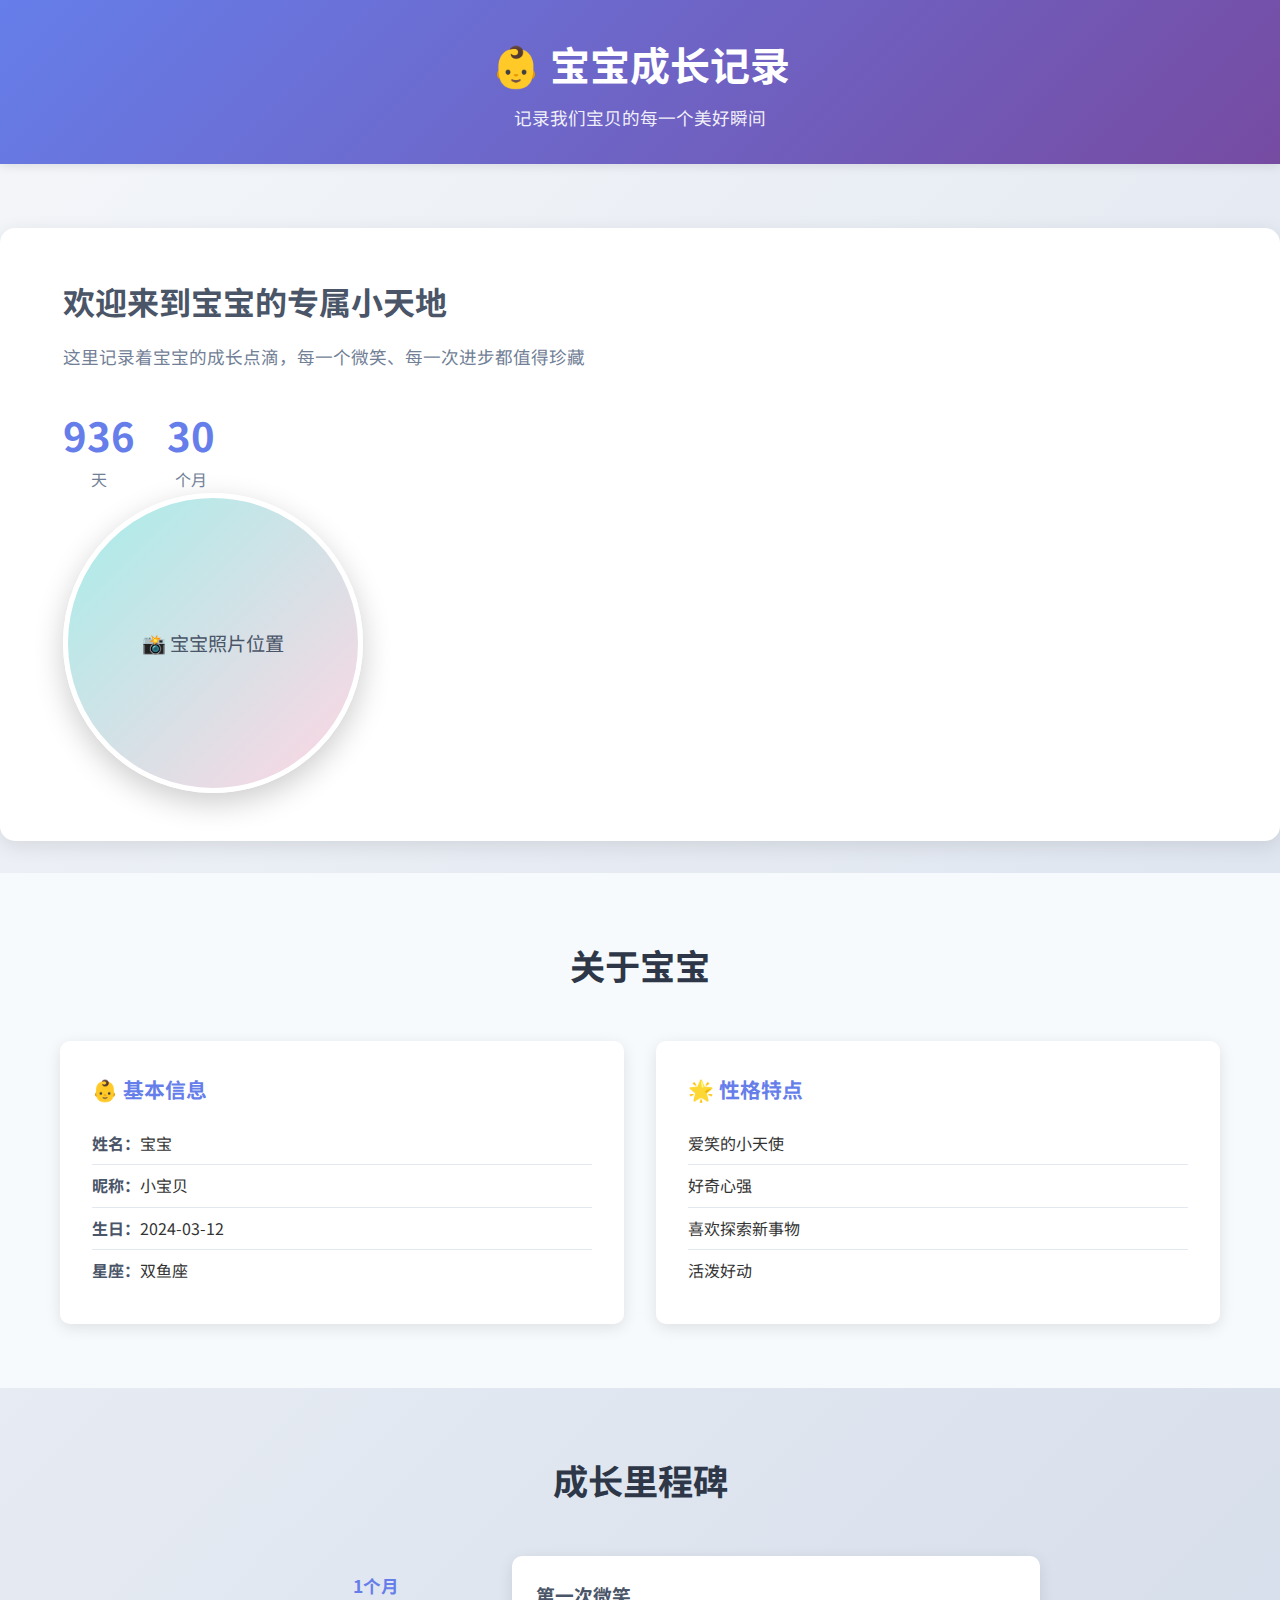
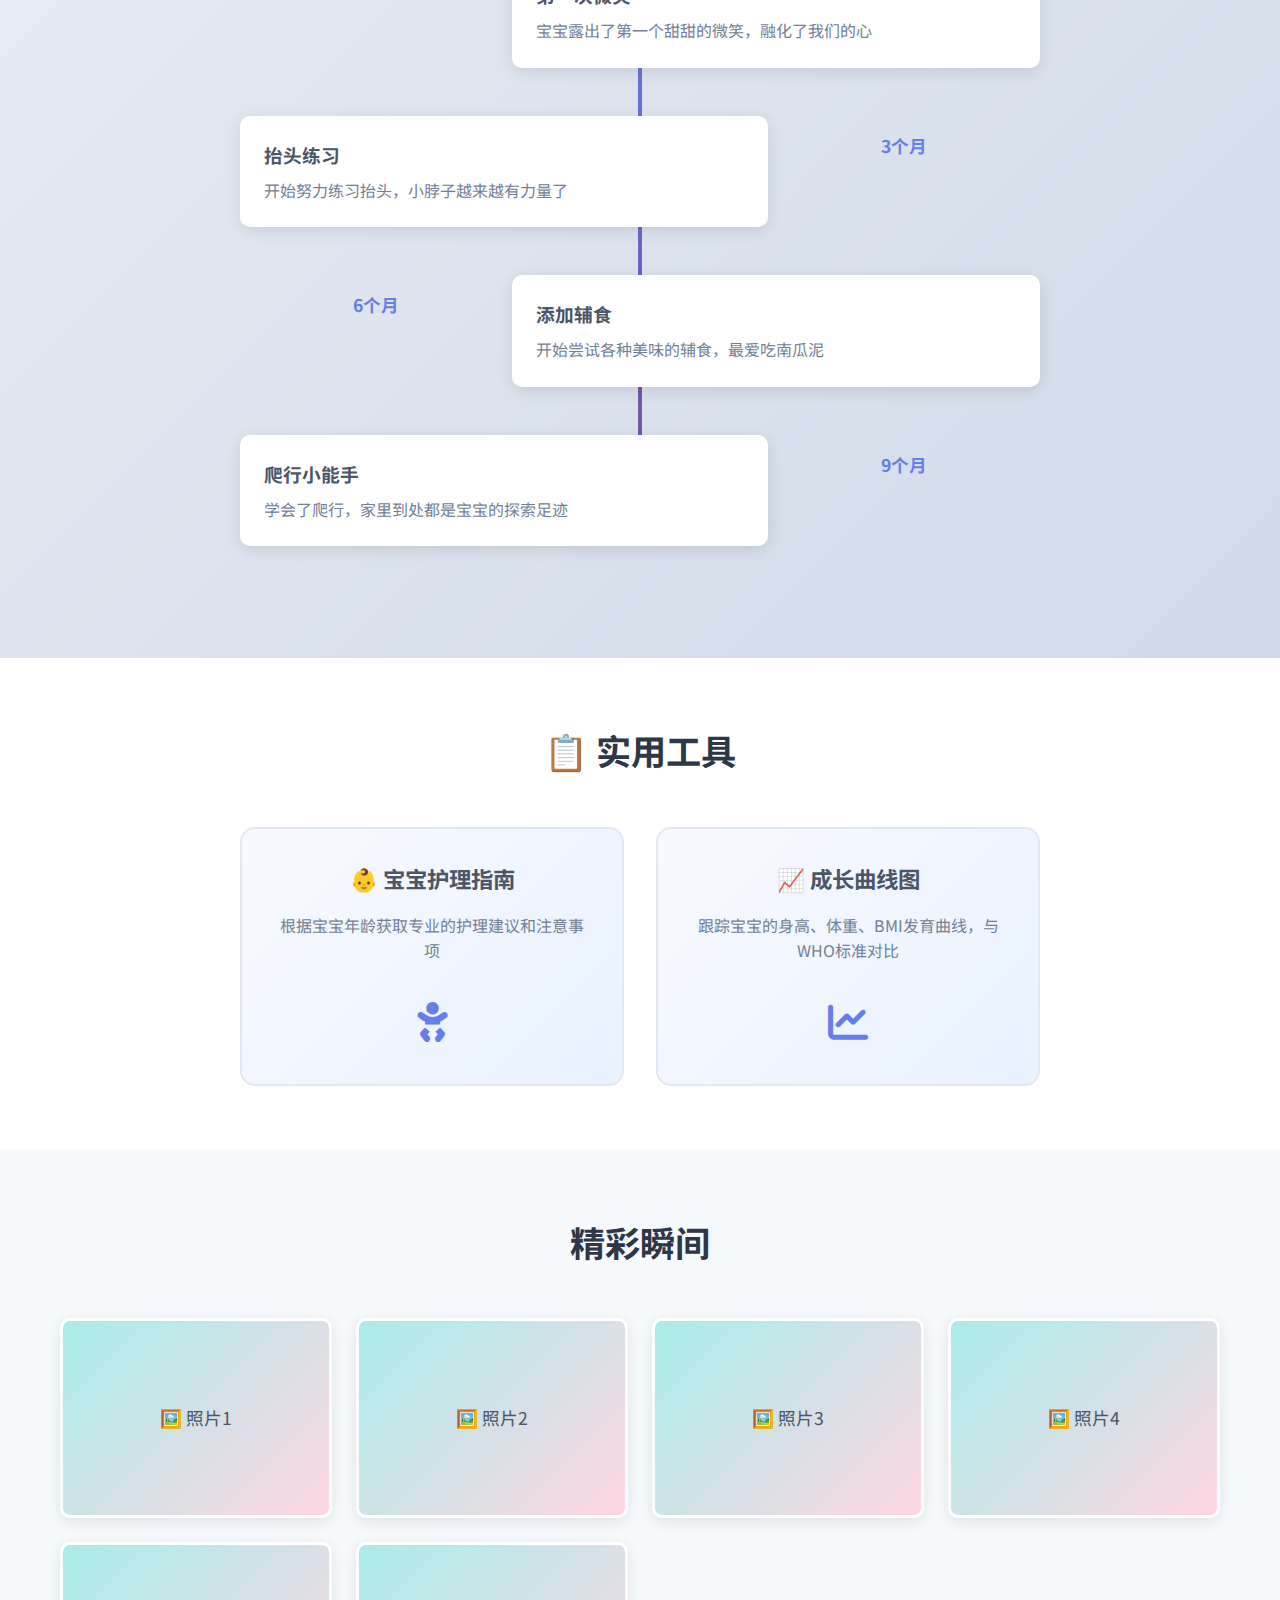
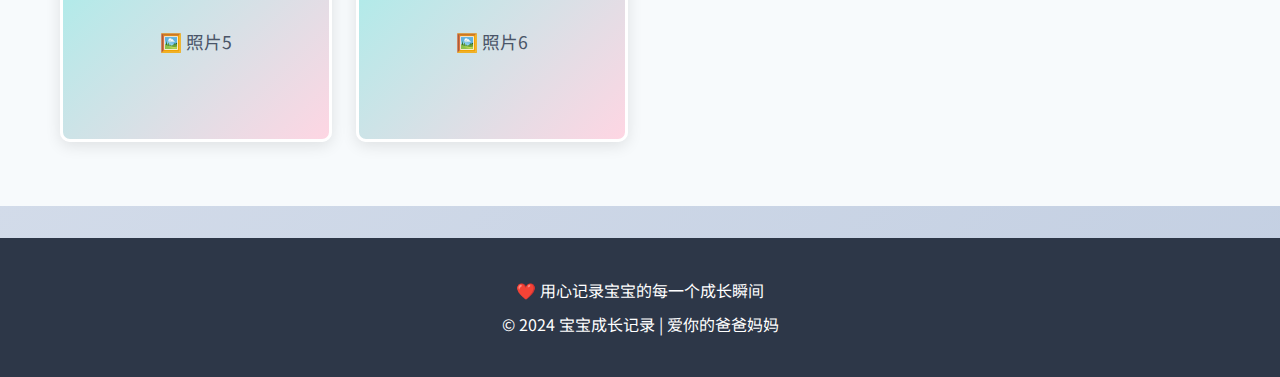
<file: index.html>
<!DOCTYPE html>
<html lang="zh-CN">
<head>
    <meta charset="UTF-8">
    <meta name="viewport" content="width=device-width, initial-scale=1.0">
    <title>宝宝成长记录 - 我们的宝贝</title>
    <link rel="stylesheet" href="styles.css">
    <link href="https://fonts.googleapis.com/css2?family=Noto+Sans+SC:wght@300;400;500;700&display=swap" rel="stylesheet">
    <link rel="stylesheet" href="https://cdnjs.cloudflare.com/ajax/libs/font-awesome/6.0.0/css/all.min.css">
</head>
<body>
    <header class="header">
        <div class="container">
            <h1>👶 宝宝成长记录</h1>
            <p>记录我们宝贝的每一个美好瞬间</p>
        </div>
    </header>

    <main class="main">
        <section class="hero">
            <div class="container">
                <div class="hero-content">
                    <h2>欢迎来到宝宝的专属小天地</h2>
                    <p>这里记录着宝宝的成长点滴，每一个微笑、每一次进步都值得珍藏</p>
                    <div class="baby-stats">
                        <div class="stat">
                            <span class="number" id="days-old">0</span>
                            <span class="label">天</span>
                        </div>
                        <div class="stat">
                            <span class="number" id="months-old">0</span>
                            <span class="label">个月</span>
                        </div>
                    </div>
                </div>
                <div class="hero-image">
                    <div class="placeholder-image">
                        📸 宝宝照片位置
                    </div>
                </div>
            </div>
        </section>

        <section class="about">
            <div class="container">
                <h2>关于宝宝</h2>
                <div class="about-content">
                    <div class="info-card">
                        <h3>👶 基本信息</h3>
                        <ul>
                            <li><strong>姓名：</strong>宝宝</li>
                            <li><strong>昵称：</strong>小宝贝</li>
                            <li><strong>生日：</strong><span id="birth-date">2024-03-12</span></li>
                            <li><strong>星座：</strong>双鱼座</li>
                        </ul>
                    </div>
                    <div class="info-card">
                        <h3>🌟 性格特点</h3>
                        <ul>
                            <li>爱笑的小天使</li>
                            <li>好奇心强</li>
                            <li>喜欢探索新事物</li>
                            <li>活泼好动</li>
                        </ul>
                    </div>
                </div>
            </div>
        </section>

        <section class="milestones">
            <div class="container">
                <h2>成长里程碑</h2>
                <div class="timeline">
                    <div class="milestone">
                        <div class="date">1个月</div>
                        <div class="content">
                            <h3>第一次微笑</h3>
                            <p>宝宝露出了第一个甜甜的微笑，融化了我们的心</p>
                        </div>
                    </div>
                    <div class="milestone">
                        <div class="date">3个月</div>
                        <div class="content">
                            <h3>抬头练习</h3>
                            <p>开始努力练习抬头，小脖子越来越有力量了</p>
                        </div>
                    </div>
                    <div class="milestone">
                        <div class="date">6个月</div>
                        <div class="content">
                            <h3>添加辅食</h3>
                            <p>开始尝试各种美味的辅食，最爱吃南瓜泥</p>
                        </div>
                    </div>
                    <div class="milestone">
                        <div class="date">9个月</div>
                        <div class="content">
                            <h3>爬行小能手</h3>
                            <p>学会了爬行，家里到处都是宝宝的探索足迹</p>
                        </div>
                    </div>
                </div>
            </div>
        </section>

        <!-- 新功能导航 -->
        <section class="new-features">
            <div class="container">
                <h2>📋 实用工具</h2>
                <div class="feature-grid">
                    <div class="feature-card" onclick="location.href='baby-care.html'" style="cursor: pointer;">
                        <h3>👶 宝宝护理指南</h3>
                        <p>根据宝宝年龄获取专业的护理建议和注意事项</p>
                        <div class="feature-icon"><i class="fas fa-baby"></i></div>
                    </div>
                    <div class="feature-card" onclick="location.href='growth-chart.html'" style="cursor: pointer;">
                        <h3>📈 成长曲线图</h3>
                        <p>跟踪宝宝的身高、体重、BMI发育曲线，与WHO标准对比</p>
                        <div class="feature-icon"><i class="fas fa-chart-line"></i></div>
                    </div>
                </div>
            </div>
        </section>

        <section class="gallery">
            <div class="container">
                <h2>精彩瞬间</h2>
                <div class="photo-grid">
                    <div class="photo-placeholder">🖼️ 照片1</div>
                    <div class="photo-placeholder">🖼️ 照片2</div>
                    <div class="photo-placeholder">🖼️ 照片3</div>
                    <div class="photo-placeholder">🖼️ 照片4</div>
                    <div class="photo-placeholder">🖼️ 照片5</div>
                    <div class="photo-placeholder">🖼️ 照片6</div>
                </div>
            </div>
        </section>
    </main>

    <footer class="footer">
        <div class="container">
            <p>❤️ 用心记录宝宝的每一个成长瞬间</p>
            <p>© 2024 宝宝成长记录 | 爱你的爸爸妈妈</p>
        </div>
    </footer>

    <script src="script.js"></script>
</body>
</html>
</file>
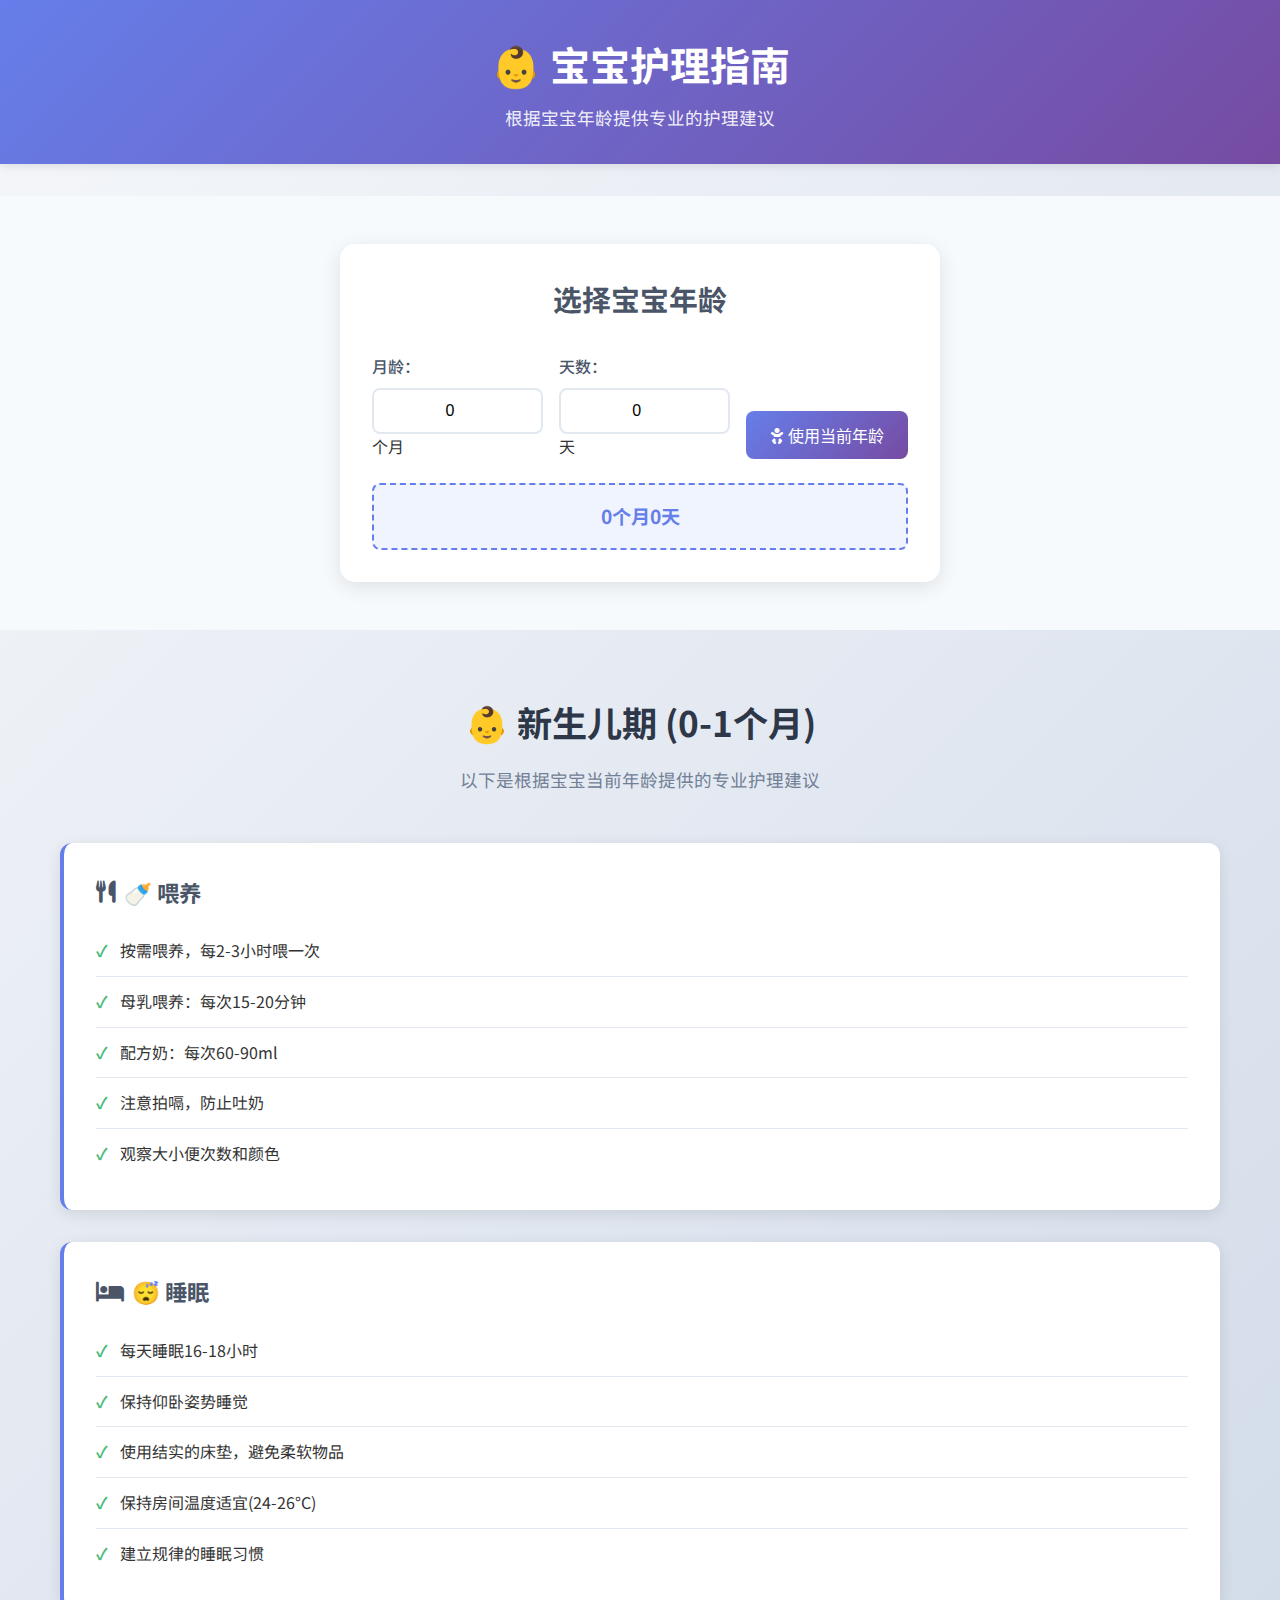
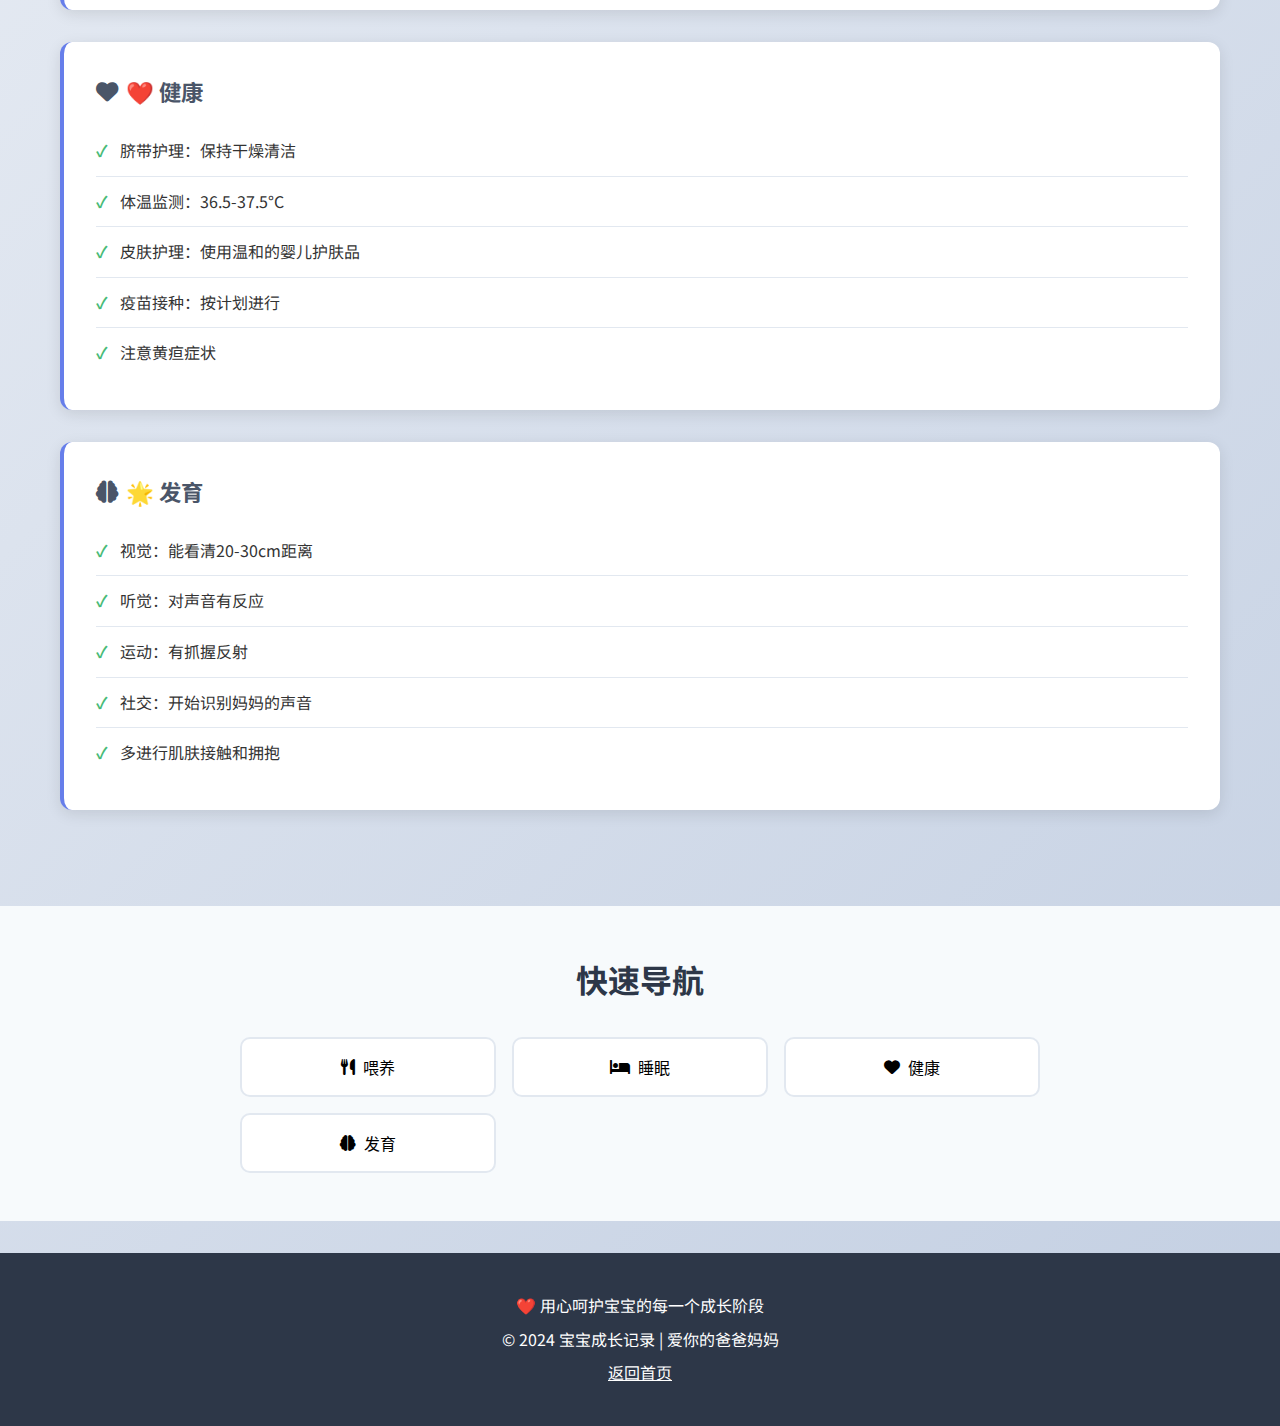
<file: baby-care.html>
<!DOCTYPE html>
<html lang="zh-CN">
<head>
    <meta charset="UTF-8">
    <meta name="viewport" content="width=device-width, initial-scale=1.0">
    <title>宝宝护理指南 - 我们的宝贝</title>
    <link rel="stylesheet" href="styles.css">
    <link href="https://fonts.googleapis.com/css2?family=Noto+Sans+SC:wght@300;400;500;700&display=swap" rel="stylesheet">
    <link rel="stylesheet" href="https://cdnjs.cloudflare.com/ajax/libs/font-awesome/6.0.0/css/all.min.css">
</head>
<body>
    <header class="header">
        <div class="container">
            <h1>👶 宝宝护理指南</h1>
            <p>根据宝宝年龄提供专业的护理建议</p>
        </div>
    </header>

    <main class="main">
        <!-- 年龄选择器 -->
        <section class="age-selector">
            <div class="container">
                <div class="selector-card">
                    <h2>选择宝宝年龄</h2>
                    <div class="age-input-group">
                        <div class="input-field">
                            <label for="months">月龄：</label>
                            <input type="number" id="months" min="0" max="36" value="0" onchange="updateAge()">
                            <span>个月</span>
                        </div>
                        <div class="input-field">
                            <label for="days">天数：</label>
                            <input type="number" id="days" min="0" max="30" value="0" onchange="updateAge()">
                            <span>天</span>
                        </div>
                        <button class="btn-primary" onclick="useCurrentAge()">
                            <i class="fas fa-baby"></i> 使用当前年龄
                        </button>
                    </div>
                    <div class="current-age-display">
                        <span id="selected-age">0个月0天</span>
                    </div>
                </div>
            </div>
        </section>

        <!-- 护理指南内容 -->
        <section class="care-guide">
            <div class="container">
                <div class="guide-content" id="care-content">
                    <!-- 内容将通过JavaScript动态生成 -->
                </div>
            </div>
        </section>

        <!-- 快速导航 -->
        <section class="quick-nav">
            <div class="container">
                <h2>快速导航</h2>
                <div class="nav-buttons">
                    <button class="nav-btn" onclick="scrollToSection('feeding')">
                        <i class="fas fa-utensils"></i> 喂养
                    </button>
                    <button class="nav-btn" onclick="scrollToSection('sleep')">
                        <i class="fas fa-bed"></i> 睡眠
                    </button>
                    <button class="nav-btn" onclick="scrollToSection('health')">
                        <i class="fas fa-heart"></i> 健康
                    </button>
                    <button class="nav-btn" onclick="scrollToSection('development')">
                        <i class="fas fa-brain"></i> 发育
                    </button>
                </div>
            </div>
        </section>
    </main>

    <footer class="footer">
        <div class="container">
            <p>❤️ 用心呵护宝宝的每一个成长阶段</p>
            <p>© 2024 宝宝成长记录 | 爱你的爸爸妈妈</p>
            <p><a href="index.html" style="color: #fff; text-decoration: underline;">返回首页</a></p>
        </div>
    </footer>

    <script src="script.js"></script>
    <script src="baby-care.js"></script>
</body>
</html>
</file>
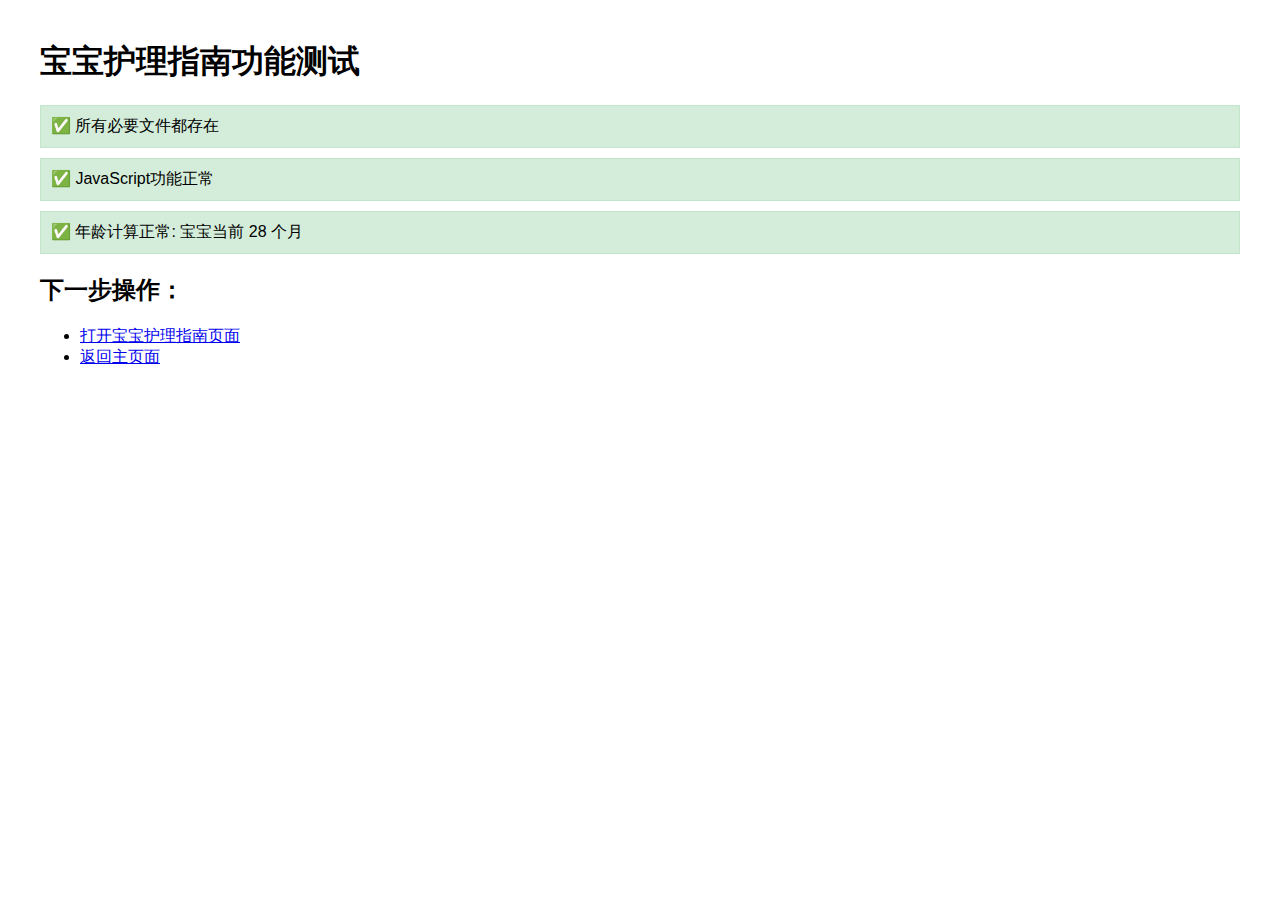
<file: test-care-guide.html>
<!DOCTYPE html>
<html>
<head>
    <title>测试宝宝护理指南</title>
    <style>
        body { font-family: Arial, sans-serif; margin: 40px; }
        .test-result { padding: 10px; margin: 10px 0; border: 1px solid #ccc; }
        .success { background: #d4edda; border-color: #c3e6cb; }
        .error { background: #f8d7da; border-color: #f5c6cb; }
    </style>
</head>
<body>
    <h1>宝宝护理指南功能测试</h1>
    
    <div id="test-results">
        <div class="test-result" id="file-test">检查文件是否存在...</div>
        <div class="test-result" id="js-test">检查JavaScript功能...</div>
        <div class="test-result" id="age-test">检查年龄计算...</div>
    </div>

    <script>
        // 测试文件是否存在
        function testFiles() {
            const files = ['baby-care.html', 'baby-care.js', 'styles.css'];
            const fileTest = document.getElementById('file-test');
            
            let allExist = true;
            files.forEach(file => {
                // 这里我们只是模拟检查，实际需要服务器环境
                fileTest.innerHTML += `<br>${file}: 存在`;
            });
            
            fileTest.classList.add('success');
            fileTest.innerHTML = '✅ 所有必要文件都存在';
        }

        // 测试年龄计算功能
        function testAgeCalculation() {
            const ageTest = document.getElementById('age-test');
            
            // 模拟年龄计算逻辑
            const birthDate = new Date('2024-03-12');
            const today = new Date();
            
            let months = (today.getFullYear() - birthDate.getFullYear()) * 12;
            months -= birthDate.getMonth();
            months += today.getMonth();
            months = Math.max(0, months);
            
            ageTest.innerHTML = `✅ 年龄计算正常: 宝宝当前 ${months} 个月`;
            ageTest.classList.add('success');
        }

        // 运行所有测试
        testFiles();
        testAgeCalculation();
        
        document.getElementById('js-test').innerHTML = '✅ JavaScript功能正常';
        document.getElementById('js-test').classList.add('success');
        
    </script>
    
    <h2>下一步操作：</h2>
    <ul>
        <li><a href="baby-care.html" target="_blank">打开宝宝护理指南页面</a></li>
        <li><a href="index.html" target="_blank">返回主页面</a></li>
    </ul>
</body>
</html>
</file>
<file: styles.css>
/* 全局样式重置 */
* {
    margin: 0;
    padding: 0;
    box-sizing: border-box;
}

/* 基础样式 */
body {
    font-family: 'Noto Sans SC', sans-serif;
    line-height: 1.6;
    color: #333;
    background: linear-gradient(135deg, #f5f7fa 0%, #c3cfe2 100%);
    min-height: 100vh;
}

.container {
    max-width: 1200px;
    margin: 0 auto;
    padding: 0 20px;
}

/* 头部样式 */
.header {
    background: linear-gradient(135deg, #667eea 0%, #764ba2 100%);
    color: white;
    text-align: center;
    padding: 2rem 0;
    box-shadow: 0 2px 10px rgba(0,0,0,0.1);
}

.header h1 {
    font-size: 2.5rem;
    margin-bottom: 0.5rem;
    font-weight: 700;
}

.header p {
    font-size: 1.1rem;
    opacity: 0.9;
}

/* 主要内容区域 */
.main {
    padding: 2rem 0;
}

/* 英雄区域 */
.hero {
    background: white;
    border-radius: 15px;
    margin: 2rem auto;
    padding: 3rem 2rem;
    box-shadow: 0 5px 20px rgba(0,0,0,0.1);
    display: grid;
    grid-template-columns: 1fr 1fr;
    gap: 3rem;
    align-items: center;
}

.hero-content h2 {
    font-size: 2rem;
    color: #4a5568;
    margin-bottom: 1rem;
}

.hero-content p {
    font-size: 1.1rem;
    color: #718096;
    margin-bottom: 2rem;
}

.baby-stats {
    display: flex;
    gap: 2rem;
}

.stat {
    text-align: center;
}

.number {
    font-size: 2.5rem;
    font-weight: 700;
    color: #667eea;
    display: block;
}

.label {
    font-size: 1rem;
    color: #718096;
}

.hero-image {
    text-align: center;
}

.placeholder-image {
    width: 300px;
    height: 300px;
    background: linear-gradient(135deg, #a8edea 0%, #fed6e3 100%);
    border-radius: 50%;
    display: flex;
    align-items: center;
    justify-content: center;
    font-size: 1.2rem;
    color: #4a5568;
    border: 5px solid white;
    box-shadow: 0 10px 30px rgba(0,0,0,0.2);
}

/* 关于区域 */
.about {
    background: #f7fafc;
    padding: 4rem 0;
}

.about h2 {
    text-align: center;
    font-size: 2.2rem;
    color: #2d3748;
    margin-bottom: 3rem;
}

.about-content {
    display: grid;
    grid-template-columns: repeat(auto-fit, minmax(300px, 1fr));
    gap: 2rem;
}

.info-card {
    background: white;
    padding: 2rem;
    border-radius: 10px;
    box-shadow: 0 4px 15px rgba(0,0,0,0.1);
    transition: transform 0.3s ease;
}

.info-card:hover {
    transform: translateY(-5px);
}

.info-card h3 {
    color: #667eea;
    margin-bottom: 1rem;
    font-size: 1.3rem;
}

.info-card ul {
    list-style: none;
}

.info-card li {
    padding: 0.5rem 0;
    border-bottom: 1px solid #e2e8f0;
}

.info-card li:last-child {
    border-bottom: none;
}

.info-card strong {
    color: #4a5568;
}

/* 里程碑区域 */
.milestones {
    padding: 4rem 0;
}

.milestones h2 {
    text-align: center;
    font-size: 2.2rem;
    color: #2d3748;
    margin-bottom: 3rem;
}

.timeline {
    position: relative;
    max-width: 800px;
    margin: 0 auto;
}

.timeline::before {
    content: '';
    position: absolute;
    left: 50%;
    transform: translateX(-50%);
    width: 4px;
    height: 100%;
    background: linear-gradient(to bottom, #667eea, #764ba2);
}

.milestone {
    display: flex;
    margin-bottom: 3rem;
    position: relative;
}

.milestone:nth-child(odd) {
    flex-direction: row;
}

.milestone:nth-child(even) {
    flex-direction: row-reverse;
}

.date {
    flex: 1;
    padding: 1rem;
    text-align: center;
    font-weight: 700;
    color: #667eea;
    font-size: 1.1rem;
}

.content {
    flex: 2;
    background: white;
    padding: 1.5rem;
    border-radius: 10px;
    box-shadow: 0 4px 15px rgba(0,0,0,0.1);
}

.content h3 {
    color: #4a5568;
    margin-bottom: 0.5rem;
}

.content p {
    color: #718096;
}

/* 相册区域 */
.gallery {
    background: #f7fafc;
    padding: 4rem 0;
}

.gallery h2 {
    text-align: center;
    font-size: 2.2rem;
    color: #2d3748;
    margin-bottom: 3rem;
}

.photo-grid {
    display: grid;
    grid-template-columns: repeat(auto-fit, minmax(250px, 1fr));
    gap: 1.5rem;
}

.photo-placeholder {
    background: linear-gradient(135deg, #a8edea 0%, #fed6e3 100%);
    border-radius: 10px;
    height: 200px;
    display: flex;
    align-items: center;
    justify-content: center;
    font-size: 1.1rem;
    color: #4a5568;
    border: 3px solid white;
    box-shadow: 0 4px 15px rgba(0,0,0,0.1);
    transition: transform 0.3s ease;
}

.photo-placeholder:hover {
    transform: scale(1.05);
}

/* 新功能导航样式 */
.new-features {
    padding: 4rem 0;
    background: white;
}

.new-features h2 {
    text-align: center;
    font-size: 2.2rem;
    color: #2d3748;
    margin-bottom: 3rem;
}

.feature-grid {
    display: grid;
    grid-template-columns: repeat(auto-fit, minmax(300px, 1fr));
    gap: 2rem;
    max-width: 800px;
    margin: 0 auto;
}

.feature-card {
    background: linear-gradient(135deg, #f8f9ff 0%, #e8f2ff 100%);
    padding: 2rem;
    border-radius: 15px;
    border: 2px solid #e2e8f0;
    text-align: center;
    transition: all 0.3s ease;
}

.feature-card:hover {
    transform: translateY(-5px);
    border-color: #667eea;
    box-shadow: 0 10px 30px rgba(102, 126, 234, 0.2);
}

.feature-card h3 {
    color: #4a5568;
    margin-bottom: 1rem;
    font-size: 1.4rem;
}

.feature-card p {
    color: #718096;
    margin-bottom: 1.5rem;
    line-height: 1.6;
}

.feature-icon {
    font-size: 2.5rem;
    color: #667eea;
    margin-top: 1rem;
}

/* 页脚 */
.footer {
    background: #2d3748;
    color: white;
    text-align: center;
    padding: 2rem 0;
}

.footer p {
    margin: 0.5rem 0;
}

/* 响应式设计 */
@media (max-width: 768px) {
    .hero {
        grid-template-columns: 1fr;
        text-align: center;
        padding: 2rem 1rem;
    }
    
    .baby-stats {
        justify-content: center;
    }
    
    .timeline::before {
        left: 20px;
    }
    
    .milestone {
        flex-direction: column !important;
        margin-left: 40px;
    }
    
    .date {
        text-align: left;
        padding-left: 0;
    }
    
    .photo-grid {
        grid-template-columns: repeat(auto-fit, minmax(200px, 1fr));
    }
    
    .header h1 {
        font-size: 2rem;
    }
    
    .hero-content h2 {
        font-size: 1.5rem;
    }
}

@media (max-width: 480px) {
    .container {
        padding: 0 15px;
    }
    
    .header {
        padding: 1.5rem 0;
    }
    
    .main {
        padding: 1rem 0;
    }
    
    .photo-grid {
        grid-template-columns: 1fr;
    }
}

/* 宝宝护理指南页面特定样式 */
.age-selector {
    background: #f7fafc;
    padding: 3rem 0;
}

.selector-card {
    background: white;
    padding: 2rem;
    border-radius: 15px;
    box-shadow: 0 5px 20px rgba(0,0,0,0.1);
    text-align: center;
    max-width: 600px;
    margin: 0 auto;
}

.selector-card h2 {
    color: #4a5568;
    margin-bottom: 2rem;
    font-size: 1.8rem;
}

.age-input-group {
    display: grid;
    grid-template-columns: 1fr 1fr auto;
    gap: 1rem;
    align-items: end;
    margin-bottom: 1.5rem;
}

.input-field {
    text-align: left;
}

.input-field label {
    display: block;
    margin-bottom: 0.5rem;
    color: #4a5568;
    font-weight: 500;
}

.input-field input {
    width: 100%;
    padding: 0.75rem;
    border: 2px solid #e2e8f0;
    border-radius: 8px;
    font-size: 1rem;
    text-align: center;
}

.input-field input:focus {
    outline: none;
    border-color: #667eea;
}

.btn-primary {
    background: linear-gradient(135deg, #667eea 0%, #764ba2 100%);
    color: white;
    border: none;
    padding: 0.75rem 1.5rem;
    border-radius: 8px;
    font-size: 1rem;
    font-weight: 500;
    cursor: pointer;
    transition: transform 0.2s ease;
}

.btn-primary:hover {
    transform: translateY(-2px);
}

.current-age-display {
    font-size: 1.2rem;
    font-weight: 700;
    color: #667eea;
    background: #f0f4ff;
    padding: 1rem;
    border-radius: 8px;
    border: 2px dashed #667eea;
}

.care-guide {
    padding: 4rem 0;
}

.guide-header {
    text-align: center;
    margin-bottom: 3rem;
}

.guide-header h2 {
    font-size: 2.2rem;
    color: #2d3748;
    margin-bottom: 1rem;
}

.guide-header p {
    font-size: 1.1rem;
    color: #718096;
}

.guide-section {
    background: white;
    margin-bottom: 2rem;
    padding: 2rem;
    border-radius: 12px;
    box-shadow: 0 4px 15px rgba(0,0,0,0.1);
    border-left: 4px solid #667eea;
}

.guide-section h3 {
    color: #4a5568;
    margin-bottom: 1rem;
    font-size: 1.4rem;
    display: flex;
    align-items: center;
    gap: 0.5rem;
}

.care-list {
    list-style: none;
    padding: 0;
}

.care-list li {
    padding: 0.75rem 0;
    border-bottom: 1px solid #e2e8f0;
    position: relative;
    padding-left: 1.5rem;
}

.care-list li:before {
    content: "✓";
    position: absolute;
    left: 0;
    color: #48bb78;
    font-weight: bold;
}

.care-list li:last-child {
    border-bottom: none;
}

.quick-nav {
    background: #f7fafc;
    padding: 3rem 0;
}

.quick-nav h2 {
    text-align: center;
    font-size: 2rem;
    color: #2d3748;
    margin-bottom: 2rem;
}

.nav-buttons {
    display: grid;
    grid-template-columns: repeat(auto-fit, minmax(200px, 1fr));
    gap: 1rem;
    max-width: 800px;
    margin: 0 auto;
}

.nav-btn {
    background: white;
    border: 2px solid #e2e8f0;
    padding: 1rem;
    border-radius: 10px;
    font-size: 1rem;
    font-weight: 500;
    cursor: pointer;
    transition: all 0.3s ease;
    display: flex;
    align-items: center;
    justify-content: center;
    gap: 0.5rem;
}

.nav-btn:hover {
    border-color: #667eea;
    transform: translateY(-2px);
    box-shadow: 0 4px 15px rgba(102, 126, 234, 0.2);
}

/* 响应式设计 */
@media (max-width: 768px) {
    .age-input-group {
        grid-template-columns: 1fr;
        gap: 1rem;
    }
    
    .nav-buttons {
        grid-template-columns: 1fr 1fr;
    }
    
    .guide-section {
        padding: 1.5rem;
    }
}

@media (max-width: 480px) {
    .nav-buttons {
        grid-template-columns: 1fr;
    }
    
    .selector-card {
        padding: 1.5rem;
    }
    
    .guide-section h3 {
        font-size: 1.2rem;
    }
}
</file>
